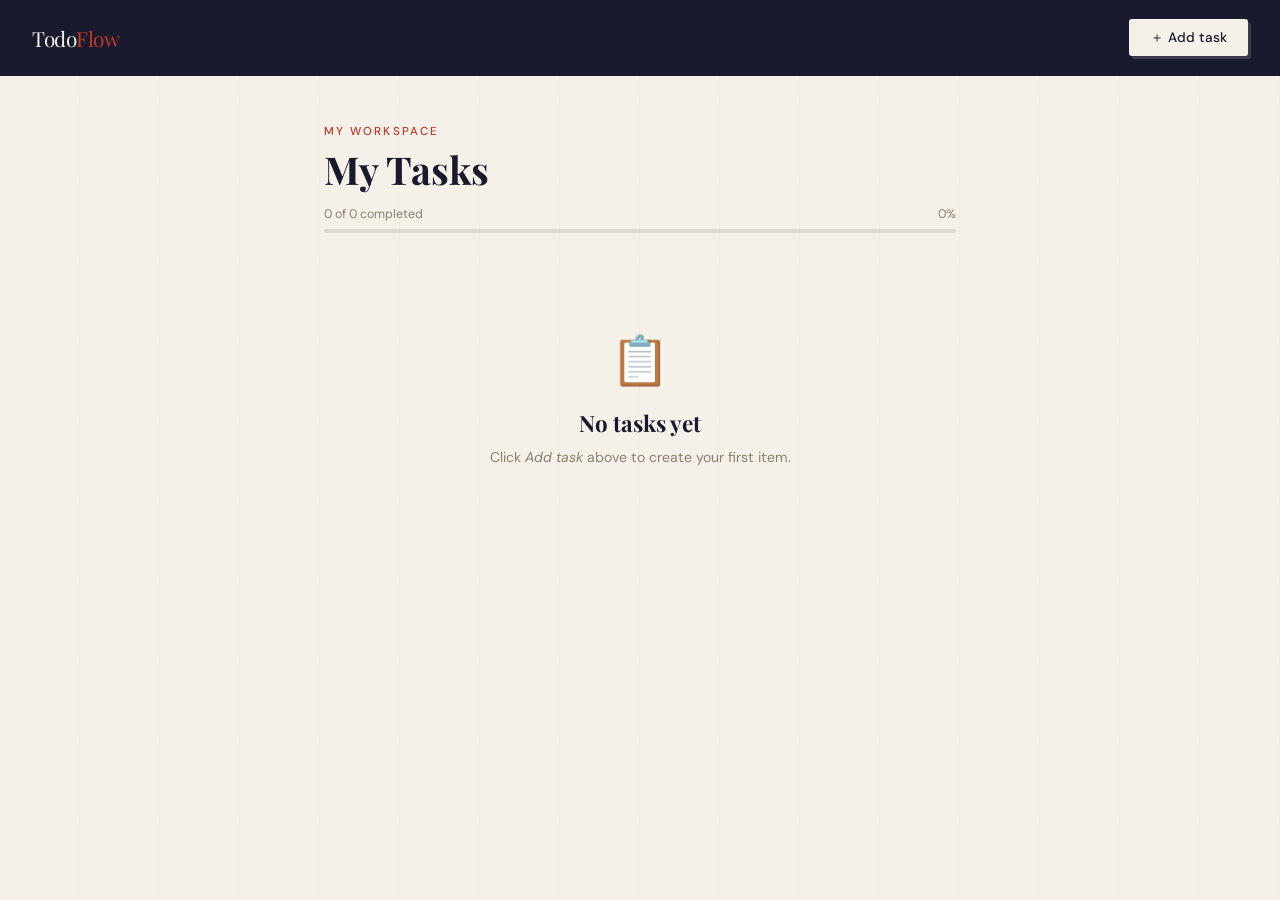
<file: index.html>
<!DOCTYPE html>
<html lang="en">
<head>
    <meta charset="UTF-8">
    <meta name="viewport" content="width=device-width, initial-scale=1.0">
    <title>TodoFlow — My Tasks</title>
    <link rel="preconnect" href="https://fonts.googleapis.com">
    <link rel="preconnect" href="https://fonts.gstatic.com" crossorigin>
    <link href="https://fonts.googleapis.com/css2?family=Playfair+Display:ital,wght@0,700;1,400&family=DM+Sans:wght@300;400;500&display=swap" rel="stylesheet">
    <link rel="stylesheet" href="style.css">
</head>
<body class="page-index">

    <nav>
        <a href="welcome.html" class="logo">Todo<span>Flow</span></a>
        <a href="add-item.html" class="btn-add">＋ Add task</a>
    </nav>

    <main>
        <div class="page-header">
            <p class="page-eyebrow">My workspace</p>
            <h1>My Tasks</h1>
            <div class="progress-bar-wrap">
                <div class="progress-label">
                    <span id="progress-text">0 of 0 completed</span>
                    <span id="progress-pct">0%</span>
                </div>
                <div class="progress-bar">
                    <div class="progress-fill" id="progress-fill" style="width:0%"></div>
                </div>
            </div>
        </div>

        <div class="all-done" id="all-done">
            <span>🎉</span> All tasks complete — great work!
        </div>

        <ul class="todo-list" id="todo-list"></ul>

        <div class="empty" id="empty-state" style="display:none">
            <span class="empty-icon">📋</span>
            <h3>No tasks yet</h3>
            <p>Click <em>Add task</em> above to create your first item.</p>
        </div>
    </main>

    <script>
        const STORAGE_KEY = 'todoflow_tasks';

        function loadTasks() {
            return JSON.parse(localStorage.getItem(STORAGE_KEY) || '[]');
        }

        function saveTasks(tasks) {
            localStorage.setItem(STORAGE_KEY, JSON.stringify(tasks));
        }

        function render() {
            const tasks = loadTasks();
            const list  = document.getElementById('todo-list');
            const empty = document.getElementById('empty-state');
            const allDone = document.getElementById('all-done');
            const fill  = document.getElementById('progress-fill');
            const pText = document.getElementById('progress-text');
            const pPct  = document.getElementById('progress-pct');

            const total = tasks.length;
            const done  = tasks.filter(t => t.completed).length;
            const pct   = total > 0 ? Math.round(done / total * 100) : 0;

            pText.textContent = `${done} of ${total} completed`;
            pPct.textContent  = `${pct}%`;
            fill.style.width  = `${pct}%`;

            allDone.classList.toggle('visible', total > 0 && done === total);
            empty.style.display = total === 0 ? 'block' : 'none';
            list.style.display  = total === 0 ? 'none'  : 'block';

            list.innerHTML = tasks.map(task => `
                <li class="todo-item ${task.completed ? 'completed' : ''}" data-id="${task.id}">
                    <input
                        type="checkbox"
                        id="chk-${task.id}"
                        ${task.completed ? 'checked' : ''}
                        onchange="toggleTask('${task.id}')">
                    <label class="item-label" for="chk-${task.id}">
                        ${escHtml(task.name)}
                    </label>
                    <button class="btn-delete" onclick="deleteTask('${task.id}')" title="Delete task">✕</button>
                </li>
            `).join('');
        }

        function toggleTask(id) {
            const tasks = loadTasks().map(t =>
                t.id === id ? { ...t, completed: !t.completed } : t
            );
            saveTasks(tasks);
            render();
        }

        function deleteTask(id) {
            if (!confirm('Delete this task?')) return;
            saveTasks(loadTasks().filter(t => t.id !== id));
            render();
        }

        function escHtml(str) {
            return str.replace(/&/g,'&amp;').replace(/</g,'&lt;').replace(/>/g,'&gt;').replace(/"/g,'&quot;');
        }

        render();
    </script>
</body>
</html>
</file>
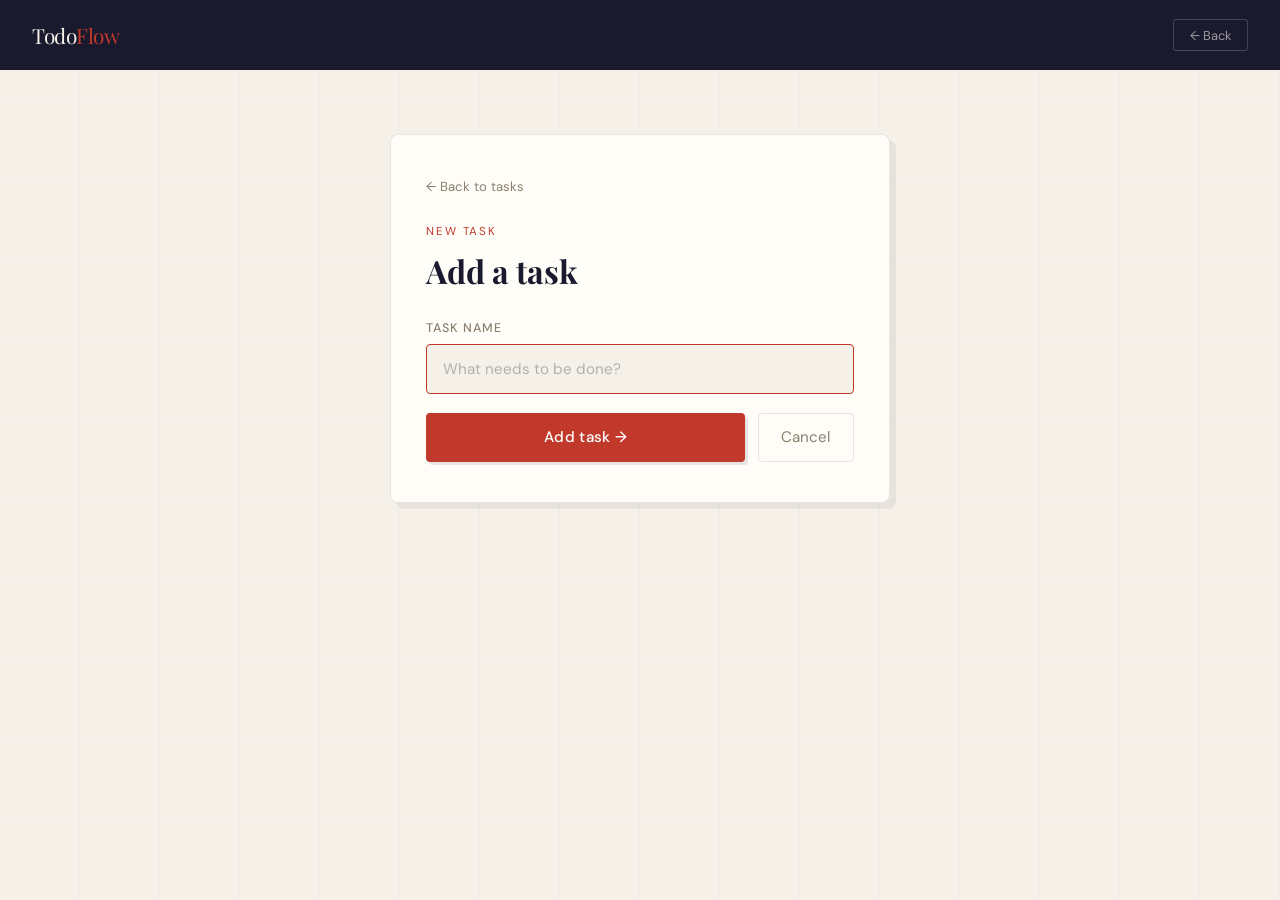
<file: add-item.html>
<!DOCTYPE html>
<html lang="en">
<head>
    <meta charset="UTF-8">
    <meta name="viewport" content="width=device-width, initial-scale=1.0">
    <title>TodoFlow — Add Task</title>
    <link rel="preconnect" href="https://fonts.googleapis.com">
    <link rel="preconnect" href="https://fonts.gstatic.com" crossorigin>
    <link href="https://fonts.googleapis.com/css2?family=Playfair+Display:ital,wght@0,700;1,400&family=DM+Sans:wght@300;400;500&display=swap" rel="stylesheet">
    <link rel="stylesheet" href="style.css">
</head>
<body class="page-add">

    <nav>
        <a href="index.html" class="logo">Todo<span>Flow</span></a>
        <a href="index.html" class="btn-logout">← Back</a>
    </nav>

    <main>
        <div class="card">
            <a href="index.html" class="back-link">← Back to tasks</a>
            <p class="card-eyebrow">New task</p>
            <h1>Add a task</h1>

            <label for="newItem">Task name</label>
            <input
                type="text"
                id="newItem"
                placeholder="What needs to be done?"
                autofocus>
            <div class="form-actions">
                <button class="btn-primary" onclick="addItem()">Add task →</button>
                <a href="index.html" class="btn-cancel">Cancel</a>
            </div>
            <p id="error" style="color:red;font-size:.85rem;margin-top:.8rem;display:none">Please enter a task name.</p>
        </div>
    </main>

    <script>
        const STORAGE_KEY = 'todoflow_tasks';

        document.getElementById('newItem').addEventListener('keydown', function(e) {
            if (e.key === 'Enter') addItem();
        });

        function addItem() {
            const input = document.getElementById('newItem');
            const name  = input.value.trim();
            const error = document.getElementById('error');

            if (!name) { error.style.display = 'block'; return; }
            error.style.display = 'none';

            const tasks = JSON.parse(localStorage.getItem(STORAGE_KEY) || '[]');
            tasks.push({ id: Date.now().toString(), name, completed: false });
            localStorage.setItem(STORAGE_KEY, JSON.stringify(tasks));

            window.location.href = 'index.html';
        }
    </script>
</body>
</html>
</file>
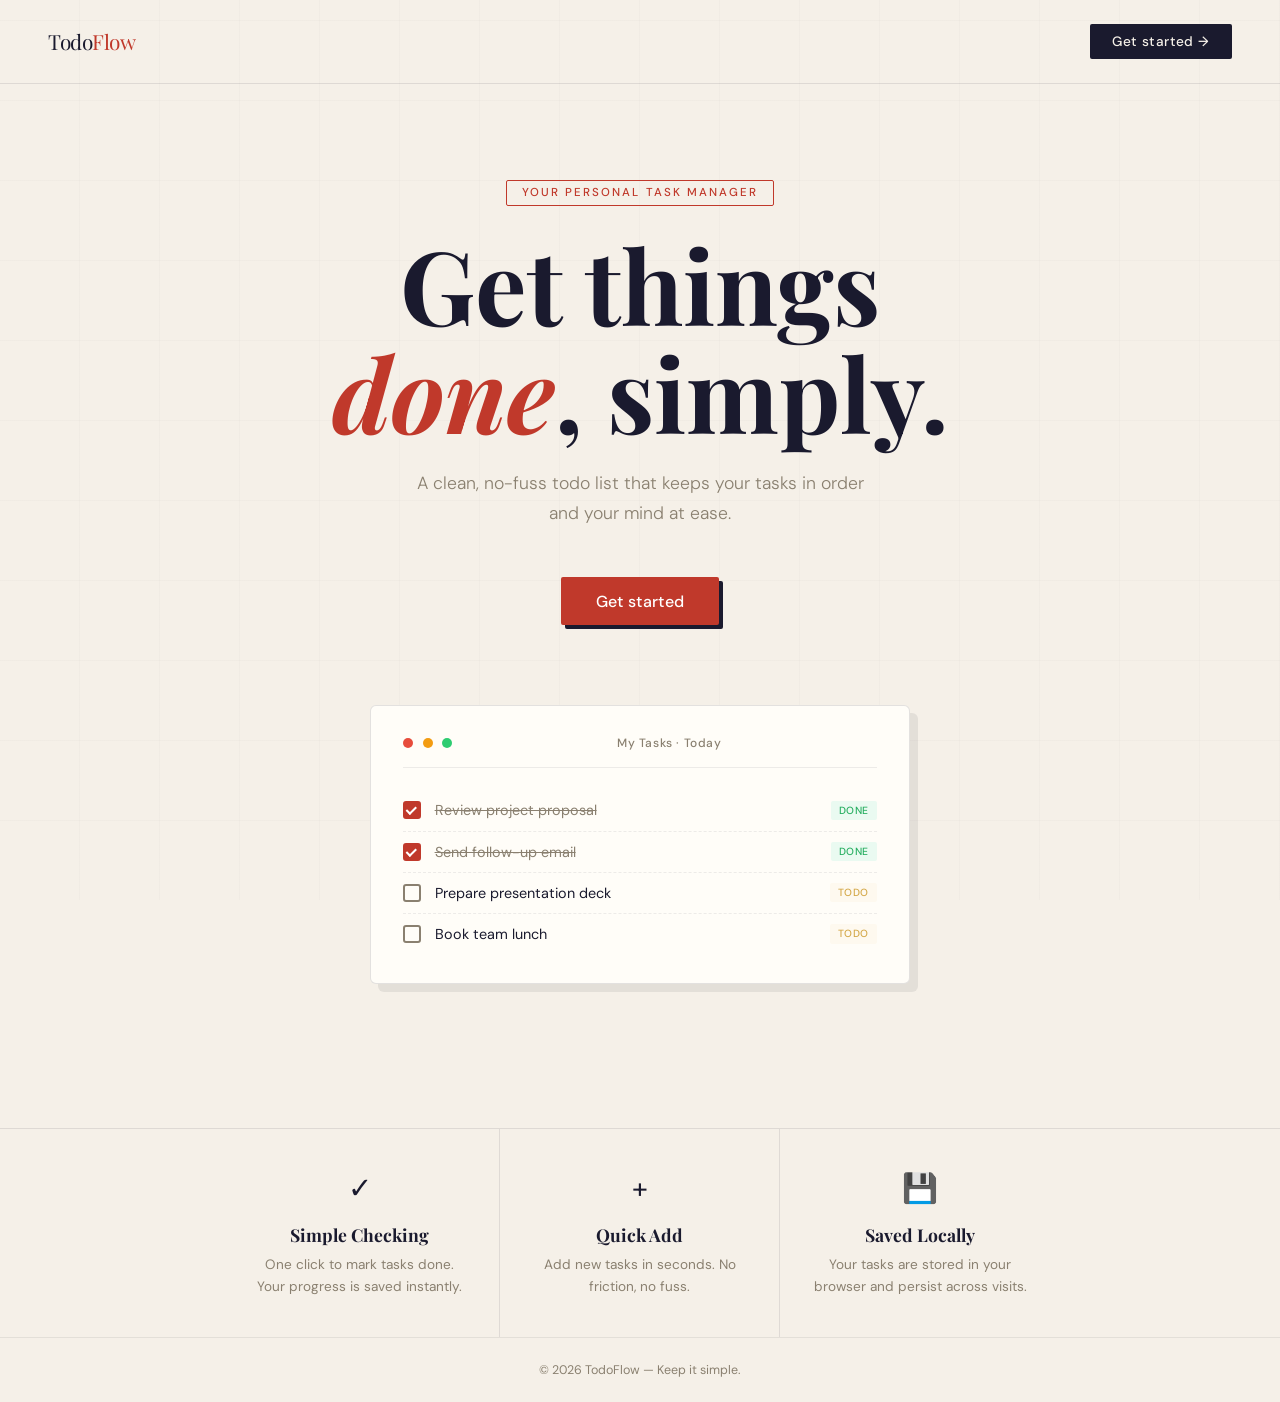
<file: welcome.html>
<!DOCTYPE html>
<html lang="en">
<head>
    <meta charset="UTF-8">
    <meta name="viewport" content="width=device-width, initial-scale=1.0">
    <title>TodoFlow — Welcome</title>
    <link rel="preconnect" href="https://fonts.googleapis.com">
    <link rel="preconnect" href="https://fonts.gstatic.com" crossorigin>
    <link href="https://fonts.googleapis.com/css2?family=Playfair+Display:ital,wght@0,700;1,400&family=DM+Sans:wght@300;400;500&display=swap" rel="stylesheet">
    <link rel="stylesheet" href="style.css">
</head>
<body class="page-welcome">

    <nav>
        <a href="index.html" class="logo">Todo<span>Flow</span></a>
        <a href="index.html" class="nav-cta">Get started →</a>
    </nav>

    <main class="hero">
        <span class="hero-eyebrow">Your personal task manager</span>
        <h1>Get things<br><em>done</em>, simply.</h1>
        <p class="hero-sub">A clean, no-fuss todo list that keeps your tasks in order and your mind at ease.</p>
        <div class="hero-actions">
            <a href="index.html" class="btn-primary">Get started</a>
        </div>

        <div class="floating-preview">
            <div class="preview-card">
                <div class="preview-header">
                    <div class="preview-dot"></div>
                    <div class="preview-dot"></div>
                    <div class="preview-dot"></div>
                    <span class="preview-title-bar">My Tasks · Today</span>
                </div>
                <div class="preview-item">
                    <div class="preview-checkbox checked"></div>
                    <span class="preview-label done">Review project proposal</span>
                    <span class="preview-tag tag-done">Done</span>
                </div>
                <div class="preview-item">
                    <div class="preview-checkbox checked"></div>
                    <span class="preview-label done">Send follow-up email</span>
                    <span class="preview-tag tag-done">Done</span>
                </div>
                <div class="preview-item">
                    <div class="preview-checkbox"></div>
                    <span class="preview-label">Prepare presentation deck</span>
                    <span class="preview-tag tag-todo">Todo</span>
                </div>
                <div class="preview-item">
                    <div class="preview-checkbox"></div>
                    <span class="preview-label">Book team lunch</span>
                    <span class="preview-tag tag-todo">Todo</span>
                </div>
            </div>
        </div>
    </main>

    <section class="features">
        <div class="feature">
            <span class="feature-icon">✓</span>
            <h3>Simple Checking</h3>
            <p>One click to mark tasks done. Your progress is saved instantly.</p>
        </div>
        <div class="feature">
            <span class="feature-icon">+</span>
            <h3>Quick Add</h3>
            <p>Add new tasks in seconds. No friction, no fuss.</p>
        </div>
        <div class="feature">
            <span class="feature-icon">💾</span>
            <h3>Saved Locally</h3>
            <p>Your tasks are stored in your browser and persist across visits.</p>
        </div>
    </section>

    <footer>© <span id="year"></span> TodoFlow — Keep it simple.</footer>
    <script>document.getElementById('year').textContent = new Date().getFullYear();</script>
</body>
</html>
</file>
<file: style.css>
/* ── Reset & Variables ─────────────────────────────────────────────────────── */
*, *::before, *::after { box-sizing: border-box; margin: 0; padding: 0; }

:root {
    --ink:    #1a1a2e;
    --cream:  #f5f0e8;
    --rust:   #c0392b;
    --gold:   #d4a849;
    --muted:  #8a8070;
    --card:   #fffdf8;
    --border: rgba(26,26,46,.1);
    --green:  #27ae60;
}

body {
    font-family: 'DM Sans', sans-serif;
    background: var(--cream);
    color: var(--ink);
    min-height: 100vh;
    display: flex;
    flex-direction: column;
}

body::before {
    content: '';
    position: fixed; inset: 0;
    background-image:
        repeating-linear-gradient(0deg, transparent, transparent 79px, rgba(26,26,46,.04) 80px),
        repeating-linear-gradient(90deg, transparent, transparent 79px, rgba(26,26,46,.04) 80px);
    pointer-events: none;
    z-index: 0;
}

/* ── Shared Nav ────────────────────────────────────────────────────────────── */
nav {
    position: relative; z-index: 10;
    display: flex; align-items: center; justify-content: space-between;
    padding: 1.2rem 2rem;
}

.logo {
    font-family: 'Playfair Display', serif;
    font-size: 1.3rem;
    color: var(--ink);
    text-decoration: none;
    letter-spacing: -.5px;
}
.logo span { color: var(--rust); }

/* ── Shared Buttons ────────────────────────────────────────────────────────── */
.btn-primary {
    padding: .85rem 2.2rem;
    background: var(--rust);
    color: #fff;
    font-family: 'DM Sans', sans-serif;
    font-size: 1rem; font-weight: 500;
    text-decoration: none; border: none; border-radius: 2px;
    letter-spacing: .02em; cursor: pointer;
    transition: background .2s, box-shadow .2s, transform .15s;
    box-shadow: 4px 4px 0 var(--ink);
    display: inline-block;
}
.btn-primary:hover {
    background: #a93226;
    box-shadow: 6px 6px 0 var(--ink);
    transform: translate(-2px,-2px);
}

.btn-cancel {
    padding: .85rem 1.4rem;
    background: transparent; color: var(--muted);
    font-family: 'DM Sans', sans-serif; font-size: .95rem;
    border: 1.5px solid var(--border); border-radius: 4px;
    cursor: pointer; text-decoration: none;
    transition: border-color .2s, color .2s;
    display: inline-block;
}
.btn-cancel:hover { border-color: var(--muted); color: var(--ink); }

.btn-logout {
    padding: .4rem 1rem;
    background: transparent; color: var(--muted);
    border: 1px solid var(--border); border-radius: 3px;
    font-family: 'DM Sans', sans-serif; font-size: .8rem;
    cursor: pointer; text-decoration: none;
    transition: background .2s, color .2s;
}
.btn-logout:hover { background: var(--ink); color: var(--cream); border-color: var(--ink); }

/* ── Shared Animations ─────────────────────────────────────────────────────── */
@keyframes fadeUp {
    from { opacity: 0; transform: translateY(20px); }
    to   { opacity: 1; transform: translateY(0); }
}
@keyframes slideIn {
    from { opacity: 0; transform: translateY(8px); }
    to   { opacity: 1; transform: translateY(0); }
}

/* ══════════════════════════════════════════════════════════════════════════════
   WELCOME PAGE
══════════════════════════════════════════════════════════════════════════════ */
.page-welcome nav {
    border-bottom: 1px solid rgba(26,26,46,.1);
    padding: 1.5rem 3rem;
}

.nav-cta {
    display: inline-flex; align-items: center; gap: .5rem;
    padding: .55rem 1.4rem;
    background: var(--ink); color: var(--cream);
    font-family: 'DM Sans', sans-serif; font-size: .85rem; font-weight: 500;
    text-decoration: none; border-radius: 2px; letter-spacing: .03em;
    transition: background .2s, transform .15s;
}
.nav-cta:hover { background: var(--rust); transform: translateY(-1px); }

.hero {
    position: relative; z-index: 1;
    display: flex; flex-direction: column;
    align-items: center; justify-content: center;
    flex: 1;
    padding: 6rem 2rem 4rem;
    text-align: center;
}

.hero-eyebrow {
    display: inline-block;
    font-size: .72rem; font-weight: 500;
    letter-spacing: .18em; text-transform: uppercase;
    color: var(--rust); margin-bottom: 1.5rem;
    padding: .3rem .9rem;
    border: 1px solid var(--rust); border-radius: 2px;
    animation: fadeUp .6s ease both;
}

.hero h1 {
    font-family: 'Playfair Display', serif;
    font-size: clamp(3rem, 8vw, 6.5rem);
    line-height: 1.05; color: var(--ink);
    max-width: 14ch; margin-bottom: 1.5rem;
    animation: fadeUp .7s .1s ease both;
}
.hero h1 em { font-style: italic; color: var(--rust); }

.hero-sub {
    font-size: 1.1rem; font-weight: 300;
    color: var(--muted); max-width: 40ch; line-height: 1.7;
    margin-bottom: 3rem;
    animation: fadeUp .7s .2s ease both;
}

.hero-actions {
    display: flex; gap: 1rem; flex-wrap: wrap; justify-content: center;
    animation: fadeUp .7s .3s ease both;
}

.floating-preview {
    position: relative;
    margin-top: 5rem;
    width: min(540px, 90vw);
    animation: fadeUp .8s .4s ease both;
}

.preview-card {
    background: var(--card);
    border: 1.5px solid rgba(26,26,46,.12);
    border-radius: 6px; padding: 1.8rem 2rem;
    box-shadow: 8px 8px 0 rgba(26,26,46,.08);
}

.preview-header {
    display: flex; align-items: center; gap: .6rem;
    margin-bottom: 1.4rem; padding-bottom: 1rem;
    border-bottom: 1px solid rgba(26,26,46,.08);
}
.preview-dot { width: 10px; height: 10px; border-radius: 50%; }
.preview-dot:nth-child(1) { background: #e74c3c; }
.preview-dot:nth-child(2) { background: #f39c12; }
.preview-dot:nth-child(3) { background: #2ecc71; }
.preview-title-bar {
    flex: 1; font-size: .75rem; font-weight: 500;
    letter-spacing: .05em; color: var(--muted); text-align: center;
}

.preview-item {
    display: flex; align-items: center; gap: .85rem;
    padding: .65rem 0;
    border-bottom: 1px dashed rgba(26,26,46,.08);
}
.preview-item:last-child { border-bottom: none; }

.preview-checkbox {
    width: 18px; height: 18px; border-radius: 3px;
    border: 2px solid var(--muted); flex-shrink: 0;
    display: flex; align-items: center; justify-content: center;
}
.preview-checkbox.checked { background: var(--rust); border-color: var(--rust); }
.preview-checkbox.checked::after {
    content: '';
    width: 10px; height: 6px;
    border-left: 2px solid #fff; border-bottom: 2px solid #fff;
    transform: rotate(-45deg) translateY(-1px);
}
.preview-label { font-size: .9rem; color: var(--ink); }
.preview-label.done { text-decoration: line-through; color: var(--muted); }
.preview-tag {
    margin-left: auto; font-size: .65rem;
    letter-spacing: .06em; text-transform: uppercase;
    font-weight: 500; padding: .2rem .5rem; border-radius: 2px;
}
.tag-done { background: #eafaf1; color: #27ae60; }
.tag-todo { background: #fef9ef; color: var(--gold); }

.features {
    position: relative; z-index: 1;
    display: flex; justify-content: center; gap: 0;
    border-top: 1px solid rgba(26,26,46,.1); margin-top: 5rem;
}
.feature {
    flex: 1; max-width: 280px; padding: 2.5rem 2rem;
    border-right: 1px solid rgba(26,26,46,.1); text-align: center;
    animation: fadeUp .7s .5s ease both;
}
.feature:last-child { border-right: none; }
.feature-icon { font-size: 1.8rem; margin-bottom: 1rem; display: block; }
.feature h3 { font-family: 'Playfair Display', serif; font-size: 1.1rem; margin-bottom: .5rem; }
.feature p { font-size: .85rem; color: var(--muted); line-height: 1.6; }

footer {
    position: relative; z-index: 1;
    text-align: center; padding: 1.5rem;
    font-size: .78rem; color: var(--muted);
    border-top: 1px solid rgba(26,26,46,.08);
}

/* ══════════════════════════════════════════════════════════════════════════════
   INDEX PAGE
══════════════════════════════════════════════════════════════════════════════ */
.page-index nav {
    background: var(--ink); color: var(--cream);
}
.page-index .logo { color: var(--cream); }

.btn-add {
    display: inline-flex; align-items: center; gap: .4rem;
    padding: .6rem 1.3rem;
    background: var(--cream); color: var(--ink);
    font-family: 'DM Sans', sans-serif; font-size: .85rem; font-weight: 500;
    text-decoration: none; border-radius: 3px;
    transition: background .2s, transform .15s, box-shadow .2s;
    box-shadow: 3px 3px 0 rgba(255,255,255,.15);
}
.btn-add:hover {
    background: var(--rust); color: #fff;
    box-shadow: 4px 4px 0 rgba(0,0,0,.2);
    transform: translate(-1px,-1px);
}

.page-index main {
    position: relative; z-index: 1; flex: 1;
    max-width: 680px; width: 100%;
    margin: 0 auto; padding: 3rem 1.5rem 4rem;
}

.page-header { margin-bottom: 2rem; }

.page-eyebrow {
    font-size: .72rem; font-weight: 500;
    letter-spacing: .18em; text-transform: uppercase;
    color: var(--rust); margin-bottom: .6rem;
}

.page-index h1 {
    font-family: 'Playfair Display', serif;
    font-size: 2.4rem; line-height: 1.1; margin-bottom: .4rem;
}

.progress-bar-wrap { margin-top: 1rem; }
.progress-label {
    display: flex; justify-content: space-between;
    font-size: .78rem; color: var(--muted); margin-bottom: .4rem;
}
.progress-bar {
    height: 4px; background: rgba(26,26,46,.1);
    border-radius: 999px; overflow: hidden;
}
.progress-fill {
    height: 100%; background: var(--rust);
    border-radius: 999px; transition: width .4s ease;
}

.all-done {
    display: none; align-items: center; gap: .7rem;
    padding: .9rem 1.2rem;
    background: #eafaf1; border: 1.5px solid #a9dfbf;
    border-radius: 5px; margin-bottom: 1.2rem;
    font-size: .88rem; color: var(--green); font-weight: 500;
}
.all-done.visible { display: flex; }

.todo-list { list-style: none; }

.todo-item {
    display: flex; align-items: center; gap: .9rem;
    padding: 1rem 1.1rem;
    background: var(--card);
    border: 1.5px solid var(--border);
    border-radius: 5px; margin-bottom: .6rem;
    transition: box-shadow .2s, transform .15s, opacity .2s;
    animation: slideIn .3s ease both;
}
.todo-item:hover { box-shadow: 3px 3px 0 rgba(26,26,46,.08); transform: translateX(-2px); }
.todo-item.completed { opacity: .65; }

.todo-item input[type="checkbox"] {
    appearance: none; -webkit-appearance: none;
    width: 20px; height: 20px;
    border: 2px solid var(--muted); border-radius: 4px;
    cursor: pointer; flex-shrink: 0; position: relative;
    transition: background .15s, border-color .15s;
}
.todo-item input[type="checkbox"]:checked { background: var(--rust); border-color: var(--rust); }
.todo-item input[type="checkbox"]:checked::after {
    content: '';
    position: absolute; top: 3px; left: 5px;
    width: 7px; height: 4px;
    border-left: 2px solid #fff; border-bottom: 2px solid #fff;
    transform: rotate(-45deg);
}
.todo-item input[type="checkbox"]:hover { border-color: var(--rust); }

.item-label {
    flex: 1; font-size: .95rem; line-height: 1.4;
    cursor: pointer; transition: color .2s;
}
.todo-item.completed .item-label { text-decoration: line-through; color: var(--muted); }

.btn-delete {
    appearance: none; background: none; border: none;
    cursor: pointer; color: rgba(26,26,46,.25);
    font-size: 1.1rem; line-height: 1;
    padding: .2rem .4rem; border-radius: 3px; flex-shrink: 0;
    transition: color .2s, background .2s;
}
.btn-delete:hover { color: var(--rust); background: rgba(192,57,43,.08); }

.empty {
    text-align: center; padding: 4rem 2rem; color: var(--muted);
}
.empty-icon { font-size: 3rem; margin-bottom: 1rem; display: block; }
.empty h3 {
    font-family: 'Playfair Display', serif;
    font-size: 1.4rem; color: var(--ink); margin-bottom: .5rem;
}
.empty p { font-size: .88rem; line-height: 1.7; }

/* ══════════════════════════════════════════════════════════════════════════════
   ADD ITEM PAGE
══════════════════════════════════════════════════════════════════════════════ */
.page-add nav {
    background: var(--ink);
}
.page-add .logo { color: var(--cream); }
.page-add .btn-logout { color: rgba(245,240,232,.6); border-color: rgba(245,240,232,.2); }
.page-add .btn-logout:hover { background: var(--rust); color: #fff; border-color: var(--rust); }

.page-add main {
    position: relative; z-index: 1; flex: 1;
    display: flex; align-items: flex-start; justify-content: center;
    padding: 4rem 1.5rem;
}

.card {
    background: var(--card);
    border: 1.5px solid var(--border);
    border-radius: 8px; padding: 2.5rem 2.2rem;
    width: 100%; max-width: 500px;
    box-shadow: 6px 6px 0 rgba(26,26,46,.06);
    animation: fadeUp .5s ease both;
}

.back-link {
    display: inline-flex; align-items: center; gap: .35rem;
    font-size: .82rem; color: var(--muted); text-decoration: none;
    margin-bottom: 1.8rem; transition: color .2s;
}
.back-link:hover { color: var(--rust); }

.card-eyebrow {
    font-size: .72rem; letter-spacing: .16em; text-transform: uppercase;
    color: var(--rust); margin-bottom: .6rem;
}

.card h1 {
    font-family: 'Playfair Display', serif;
    font-size: 2rem; margin-bottom: 1.8rem;
}

.card label {
    display: block; font-size: .78rem; font-weight: 500;
    letter-spacing: .08em; text-transform: uppercase;
    color: var(--muted); margin-bottom: .5rem;
}

.card input[type="text"] {
    width: 100%; padding: .85rem 1rem;
    background: var(--cream);
    border: 1.5px solid var(--border); border-radius: 4px;
    color: var(--ink);
    font-family: 'DM Sans', sans-serif; font-size: .95rem;
    outline: none; transition: border-color .2s; margin-bottom: 1.2rem;
}
.card input[type="text"]:focus { border-color: var(--rust); }
.card input::placeholder { color: rgba(26,26,46,.3); }

.form-actions { display: flex; gap: .8rem; flex-wrap: wrap; }

.form-actions .btn-primary {
    flex: 1; padding: .85rem; border-radius: 4px;
    box-shadow: 3px 3px 0 rgba(26,26,46,.1);
    font-size: .95rem;
}
.form-actions .btn-primary:hover {
    box-shadow: 5px 5px 0 rgba(26,26,46,.12);
    transform: translate(-1px,-1px);
}
</file>
